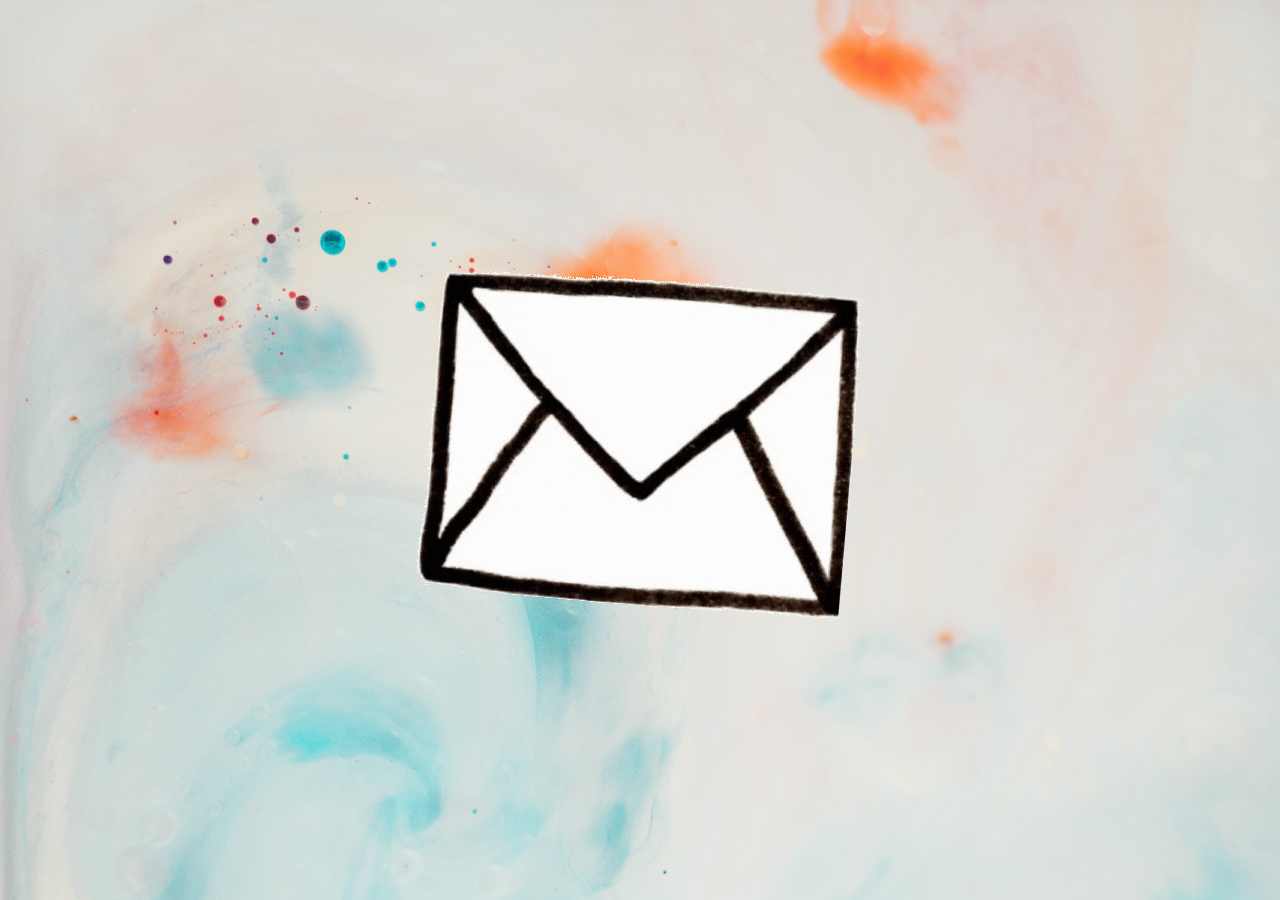
<file: index.html>
<html>
<head>
	<title> Eae, eaeeee </title>
	<link rel="stylesheet" type="text/css" href="estilos.css">

<script>
function substituirImagem() {
	var imagem = document.getElementById("minhaImagem");
	imagem.src = "carta_finish.gif"
}


function redirecionarParaOutraPagina() {
	window.location.href = "https://chat.whatsapp.com/FOzmnVDKOMs7ts7j30CnW1"; // Substitua pela URL de destino
        }

</script>

</head>

<body>

<div style="text-align: center;">
	<a href="javascript:void(0);" onclick="substituirImagem();" id="abrirModal">
		<img id="minhaImagem" src="carta_begin.gif" alt="Minha Imagem" >
	</a>

	<div id="janelaModal" class="modal">
	<div class="modal-conteudo">
		<span id="fecharModal" class="fechar">&times;</span>
            		<h2>Você recebeu um convite para peça <i> Pulmões</i></h2>
			<p>Para mais informações, acesse: <a href="https://riocultura.eleventickets.com/#!/apresentacao/c961dabc5fd388ed051d7d511c2621fd5723de05">https://riocultura.eleventickets.com</a></p>

		<h2>Vamos?</h2>
		<button id="botaonormal" onclick="redirecionarParaOutraPagina()">Sim</button>
		<button id="botaoFugitivo">Não</button>
		
        </div>
    </div>
    <script src="script.js"></script>
</div>

</body>
</html>
</file>
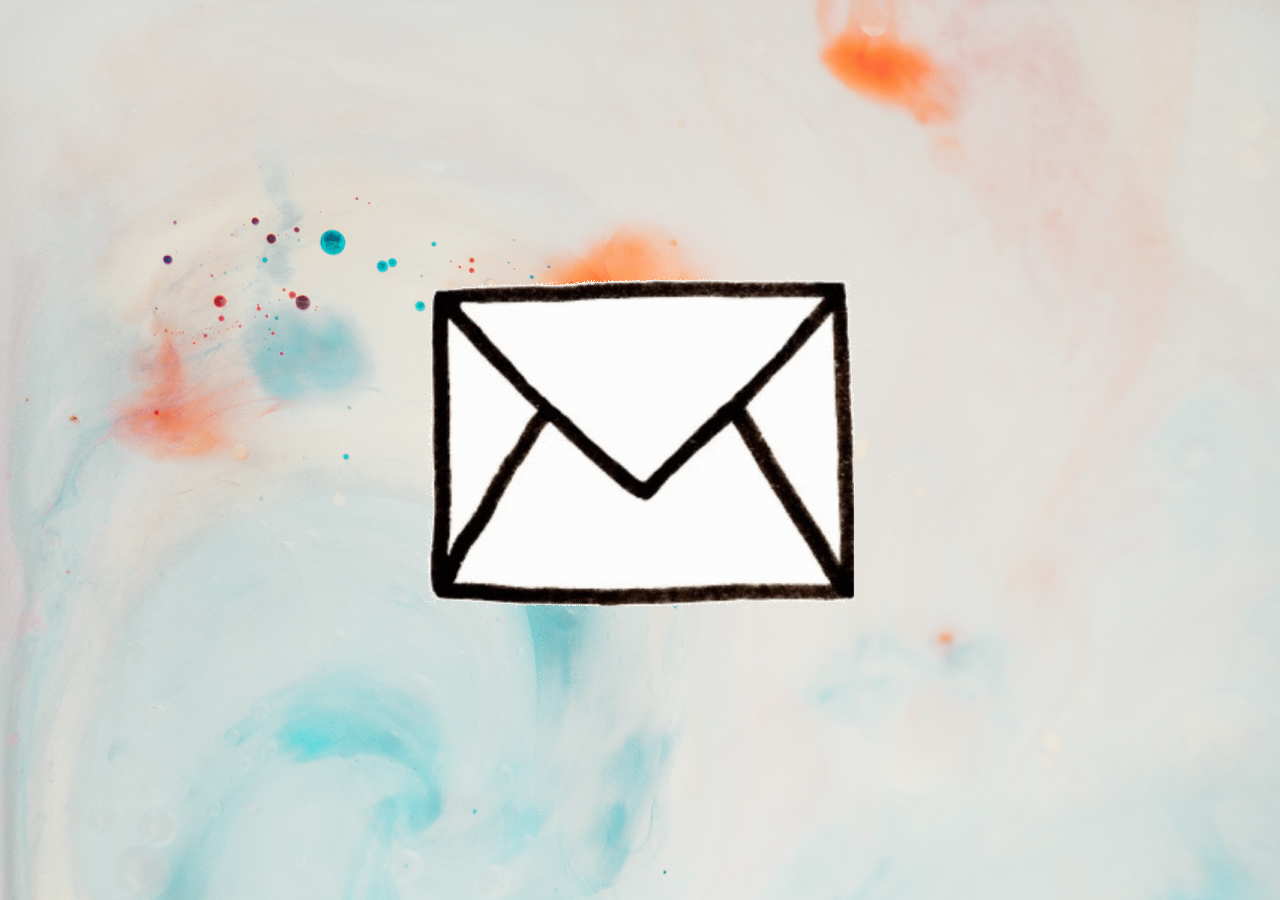
<file: pagina.html>
<html>
<head>
	<title> Convite </title>
	<link rel="stylesheet" type="text/css" href="estilos.css">

<script>
function substituirImagem() {
	var imagem = document.getElementById("minhaImagem");
	imagem.src = "carta_finish.gif"
}


function redirecionarParaOutraPagina() {
	window.location.href = "https://chat.whatsapp.com/FOzmnVDKOMs7ts7j30CnW1"; // Substitua pela URL de destino
        }

</script>

</head>

<body>

<div style="text-align: center;">
	<a href="javascript:void(0);" onclick="substituirImagem();" id="abrirModal">
		<img id="minhaImagem" src="carta_begin.gif" alt="Minha Imagem" >
	</a>

	<div id="janelaModal" class="modal">
	<div class="modal-conteudo">
		<span id="fecharModal" class="fechar">&times;</span>
            		<h2>Você recebeu um convite para peça <i> Pulmões</i></h2>
			<p>Para mais informações, acesse: <a href="https://riocultura.eleventickets.com/#!/apresentacao/c961dabc5fd388ed051d7d511c2621fd5723de05">https://riocultura.eleventickets.com</a></p>

		<h2>Vamos?</h2>
		<button id="botaonormal" onclick="redirecionarParaOutraPagina()">Sim</button>
		<button id="botaoFugitivo">Não</button>
		
        </div>
    </div>
    <script src="script.js"></script>
</div>

</body>
</html>
</file>
<file: estilos.css>
/* Estilos para a janela modal */
.modal {
    display: none;
    position: fixed;
    z-index: 1;
    left: 0;
    top: 0;
    width: 100%;
    height: 100%;
    background-color: rgba(0, 0, 0, 0.7);
}

.modal-conteudo {
    background-color: #00FFFF;
    margin: 15% auto;
    padding: 20px;
    width: 70%;
    box-shadow: 0 4px 8px 0 rgba(0, 0, 0, 0.2);
}

.fechar {
    color: #aaa;
    float: right;
    font-size: 28px;
    font-weight: bold;
}

.fechar:hover {
    color: black;
    text-decoration: none;
    cursor: pointer;
}

body {
	background-image: url('background.jpg');
	background-size: cover;
	background-attachment: fixed
}

#botaoFugitivo {
    position: absolute;
    left: 50%;
    top: 50%;
    transform: translate(-50%, -50%);
    padding: 10px 20px;
    background-color: #3498db;
    color: #fff;
    border: 1;
}

#botaonormal {
    transform: translate(-50%, -50%);
    padding: 10px 20px;
    background-color: #3498db;
    color: #fff;
    border: 1;
</file>
